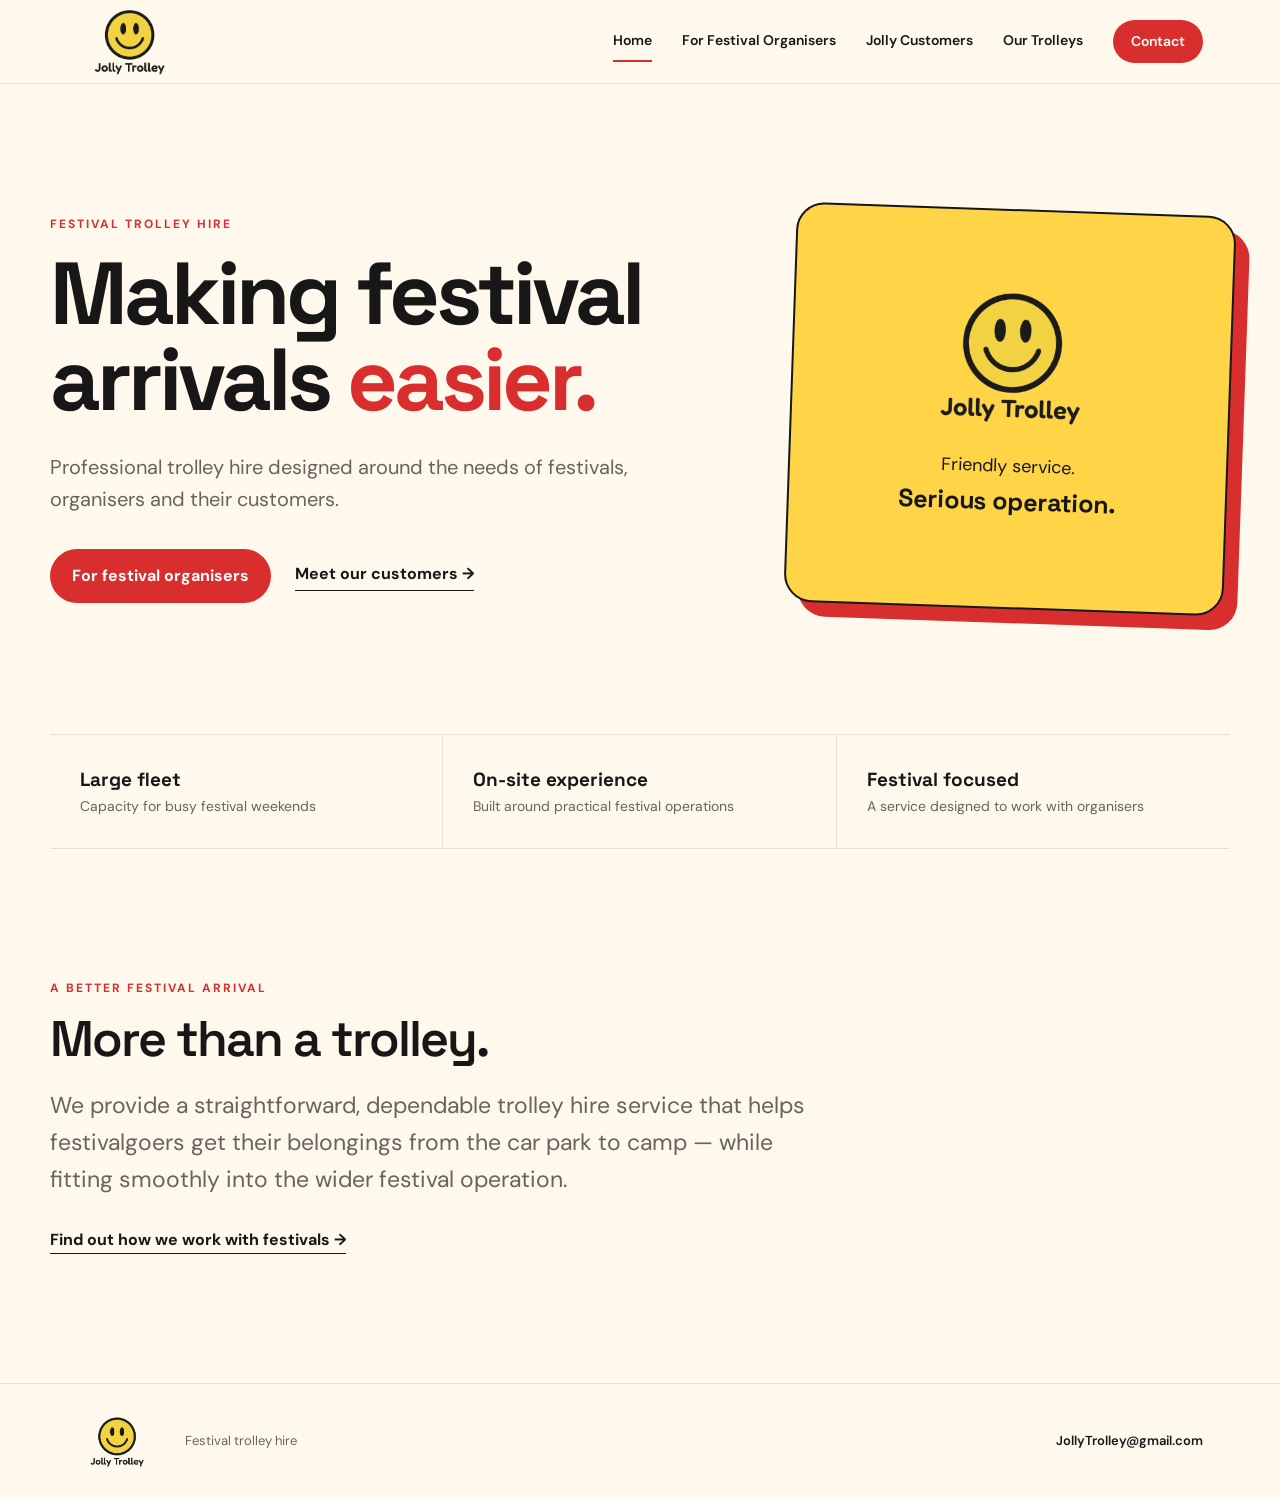
<file: index.html>
<!doctype html>
<html lang="en">
<head>
  <link rel="icon" type="image/png" href="/JT%20Web%20Logo.png">
  <meta name="google-site-verification" content="ErM37qvn5HVKWYlKUrVaav07fLZbgf8O9N01hsRwWy8" />
  <meta charset="utf-8">
  <meta name="viewport" content="width=device-width, initial-scale=1">
  <title>Jolly Trolley | Festival Trolley Hire</title>
  <meta name="description" content="Professional festival trolley hire for organisers and festivalgoers. Reliable equipment, smooth operation and a friendly service.">
  <link rel="stylesheet" href="style.css">
  <style>
    .logo-image {
      display: block;
      width: 105px;
      height: auto;
      object-fit: contain;
    }

    .brand.small .logo-image {
      width: 80px;
    }

    .hero-logo {
      width: 210px;
      height: auto;
      display: block;
      object-fit: contain;
    }
  </style>
</head>

<body>

<header>
  <a class="brand" href="index.html">
    <img class="logo-image" src="Jolly-Trolley-Logo.png" alt="Jolly Trolley">
  </a>

  <nav>
    <a class="active" href="index.html">Home</a>
    <a href="festivals.html">For Festival Organisers</a>
    <a href="experience.html">Jolly Customers</a>
    <a href="trolleys.html">Our Trolleys</a>
    <a class="nav-cta" href="contact.html">Contact</a>
  </nav>
</header>

<main>

  <section class="hero">
    <div>
      <p class="eyebrow">FESTIVAL TROLLEY HIRE</p>

      <h1>Making festival arrivals <em>easier.</em></h1>

      <p class="lead">
        Professional trolley hire designed around the needs of festivals,
        organisers and their customers.
      </p>

      <div class="actions">
        <a class="button" href="festivals.html">For festival organisers</a>
        <a class="text-link" href="experience.html">Meet our customers →</a>
      </div>
    </div>

    <div class="hero-card">
      <img class="hero-logo" src="Jolly-Trolley-Logo.png" alt="Jolly Trolley">

      <p>
        Friendly service.<br>
        <strong>Serious operation.</strong>
      </p>
    </div>
  </section>

  <section class="strip">
    <div>
      <strong>Large fleet</strong>
      <span>Capacity for busy festival weekends</span>
    </div>

    <div>
      <strong>On-site experience</strong>
      <span>Built around practical festival operations</span>
    </div>

    <div>
      <strong>Festival focused</strong>
      <span>A service designed to work with organisers</span>
    </div>
  </section>

  <section class="intro">
    <p class="eyebrow">A BETTER FESTIVAL ARRIVAL</p>

    <h2>More than a trolley.</h2>

    <p>
      We provide a straightforward, dependable trolley hire service that
      helps festivalgoers get their belongings from the car park to camp —
      while fitting smoothly into the wider festival operation.
    </p>

    <a class="text-link" href="festivals.html">
      Find out how we work with festivals →
    </a>
  </section>

</main>

<footer>
  <div class="brand small">
    <img class="logo-image" src="Jolly-Trolley-Logo.png" alt="Jolly Trolley">
  </div>

  <span>Festival trolley hire</span>

  <a href="mailto:JollyTrolley@gmail.com">JollyTrolley@gmail.com</a>
</footer>

</body>
</html>
</file>
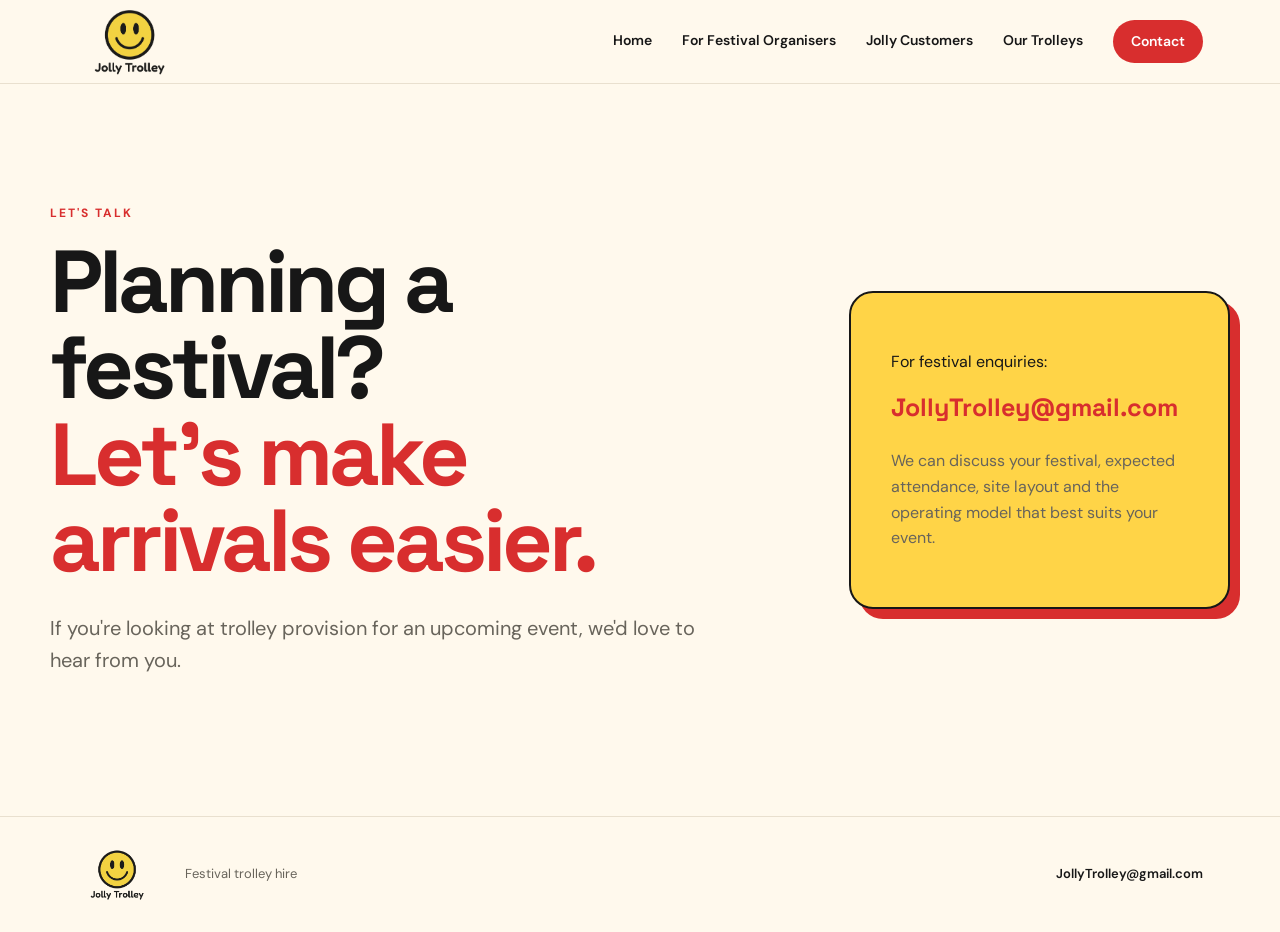
<file: contact.html>
<!doctype html>
<html lang="en">

<head>
<link rel="icon" type="image/png" href="/JT%20Web%20Logo.png">
<meta charset="utf-8">
<meta name="viewport" content="width=device-width,initial-scale=1">
<title>Contact | Jolly Trolley</title>
<link rel="stylesheet" href="style.css">
</head>

<body>

<header>

<a class="brand" href="index.html">
<img class="logo-image" src="Jolly-Trolley-Logo.png" alt="Jolly Trolley" style="width:105px;height:auto;display:block;">
</a>

<nav>
<a href="index.html">Home</a>
<a href="festivals.html">For Festival Organisers</a>
<a href="experience.html">Jolly Customers</a>
<a href="trolleys.html">Our Trolleys</a>
<a class="nav-cta active" href="contact.html">Contact</a>
</nav>

</header>


<main>

<section class="contact">

<div>

<p class="eyebrow">LET'S TALK</p>

<h1>
Planning a festival?<br>
<em>Let's make arrivals easier.</em>
</h1>

<p class="lead">
If you're looking at trolley provision for an upcoming event, we'd love to hear from you.
</p>

</div>


<div class="contact-box">

<p>For festival enquiries:</p>

<a href="mailto:JollyTrolley@gmail.com">
JollyTrolley@gmail.com
</a>

<p class="small-note">
We can discuss your festival, expected attendance, site layout and the operating model that best suits your event.
</p>

</div>

</section>

</main>


<footer>

<div class="brand small">
<img class="logo-image" src="Jolly-Trolley-Logo.png" alt="Jolly Trolley" style="width:80px;height:auto;display:block;">
</div>

<span>Festival trolley hire</span>

<a href="mailto:JollyTrolley@gmail.com">
JollyTrolley@gmail.com
</a>

</footer>

</body>
</html>
</file>
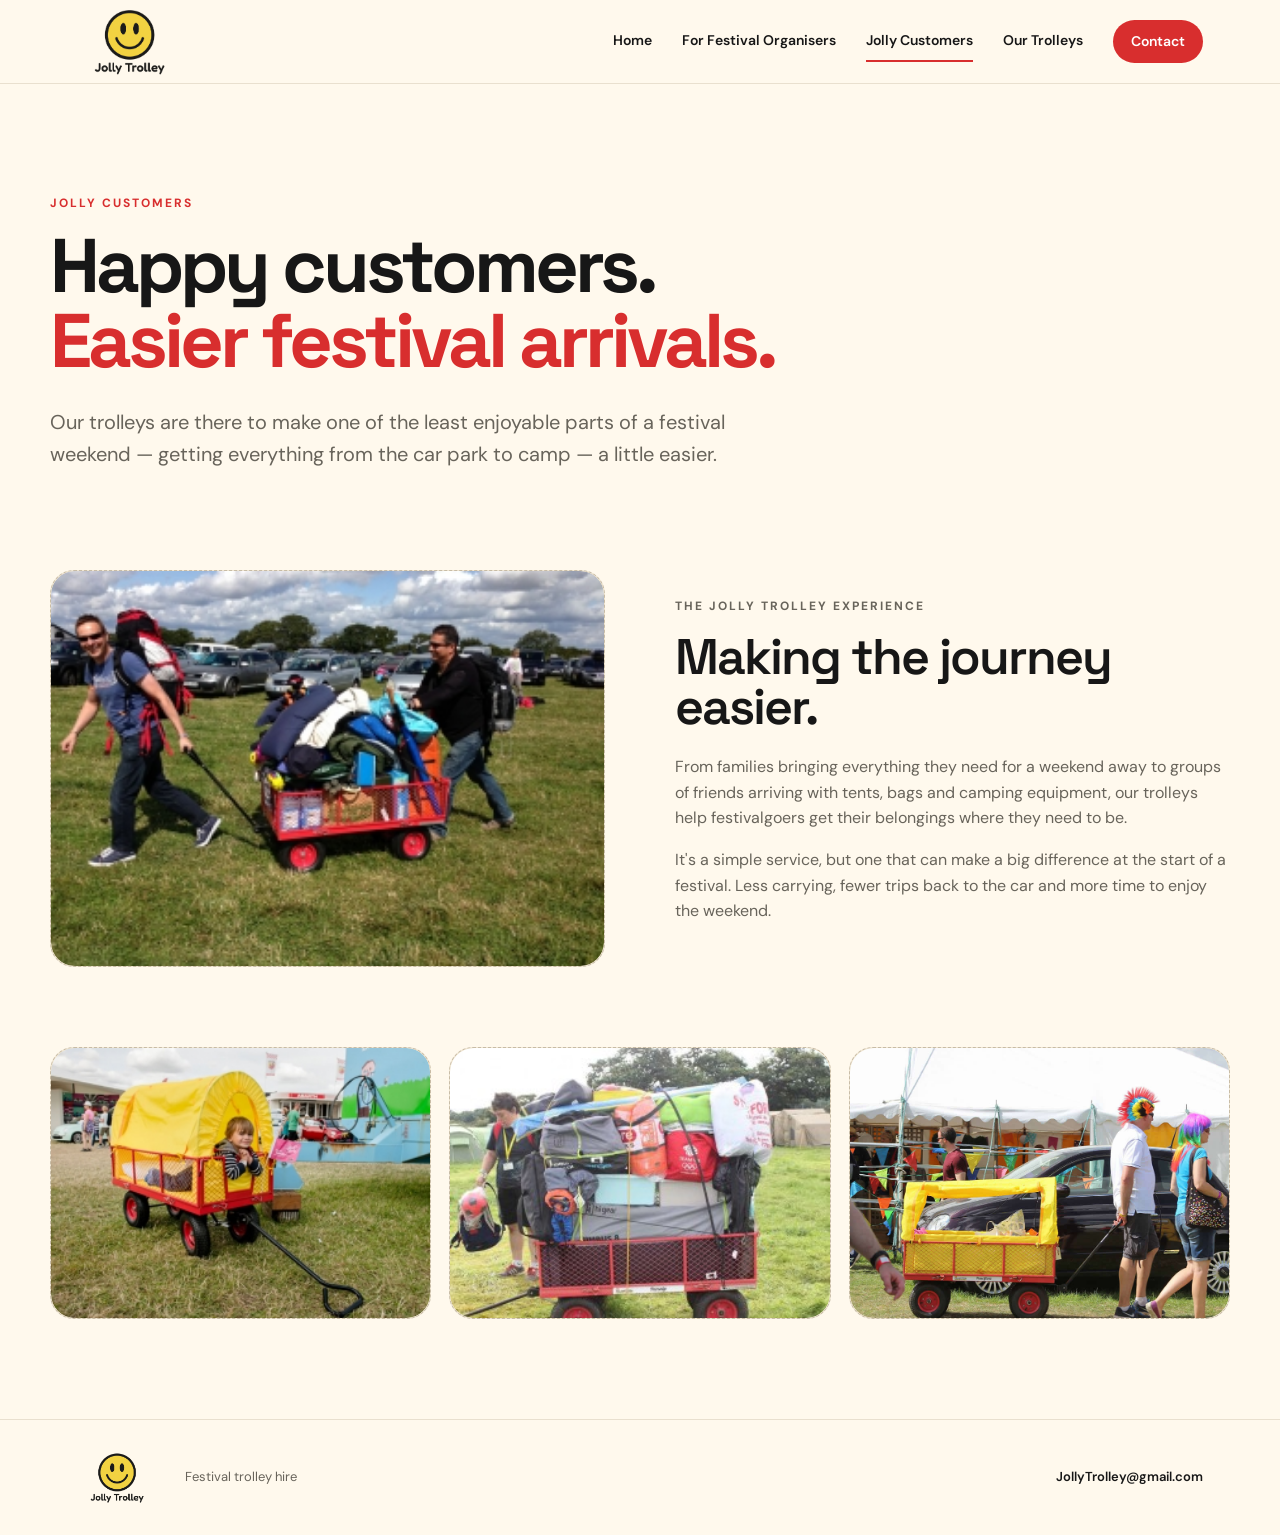
<file: experience.html>
<!doctype html>
<html lang="en">

<head>
<link rel="icon" type="image/png" href="/JT%20Web%20Logo.png">
<meta charset="utf-8">
<meta name="viewport" content="width=device-width,initial-scale=1">
<title>Jolly Customers | Jolly Trolley</title>
<link rel="stylesheet" href="style.css">

<style>
.customer-photo {
  width: 100%;
  height: 100%;
  object-fit: cover;
  display: block;
  border-radius: 24px;
}

.photo-placeholder {
  overflow: hidden;
}

.gallery .photo-placeholder {
  min-height: 220px;
}
</style>

</head>

<body>

<header>

<a class="brand" href="index.html">
<img class="logo-image" src="Jolly-Trolley-Logo.png" alt="Jolly Trolley" style="width:105px;height:auto;display:block;">
</a>

<nav>
<a href="index.html">Home</a>
<a href="festivals.html">For Festival Organisers</a>
<a class="active" href="experience.html">Jolly Customers</a>
<a href="trolleys.html">Our Trolleys</a>
<a class="nav-cta" href="contact.html">Contact</a>
</nav>

</header>


<main>

<section class="page-hero">

<p class="eyebrow">JOLLY CUSTOMERS</p>

<h1>
Happy customers.<br>
<em>Easier festival arrivals.</em>
</h1>

<p class="lead">
Our trolleys are there to make one of the least enjoyable parts of a festival weekend — getting everything from the car park to camp — a little easier.
</p>

</section>


<section class="feature">

<div class="photo-placeholder">

<img class="customer-photo" src="Customer3.jpg" alt="Jolly Trolley customer at a festival">

</div>

<div>

<p class="eyebrow">THE JOLLY TROLLEY EXPERIENCE</p>

<h2>Making the journey easier.</h2>

<p>
From families bringing everything they need for a weekend away to groups of friends arriving with tents, bags and camping equipment, our trolleys help festivalgoers get their belongings where they need to be.
</p>

<p>
It's a simple service, but one that can make a big difference at the start of a festival. Less carrying, fewer trips back to the car and more time to enjoy the weekend.
</p>

</div>

</section>


<section class="gallery">

<div class="photo-placeholder">
<img class="customer-photo" src="Customer2.jpg" alt="Jolly Trolley customer at a festival">
</div>

<div class="photo-placeholder">
<img class="customer-photo" src="Customer1.jpg" alt="Jolly Trolley customer at a festival">
</div>

<div class="photo-placeholder">
<img class="customer-photo" src="Customer4.jpg" alt="Jolly Trolley customer at a festival">
</div>

</section>


</main>


<footer>

<div class="brand small">
<img class="logo-image" src="Jolly-Trolley-Logo.png" alt="Jolly Trolley" style="width:80px;height:auto;display:block;">
</div>

<span>Festival trolley hire</span>

<a href="contact.html">JollyTrolley@gmail.com</a>

</footer>

</body>
</html>
</file>
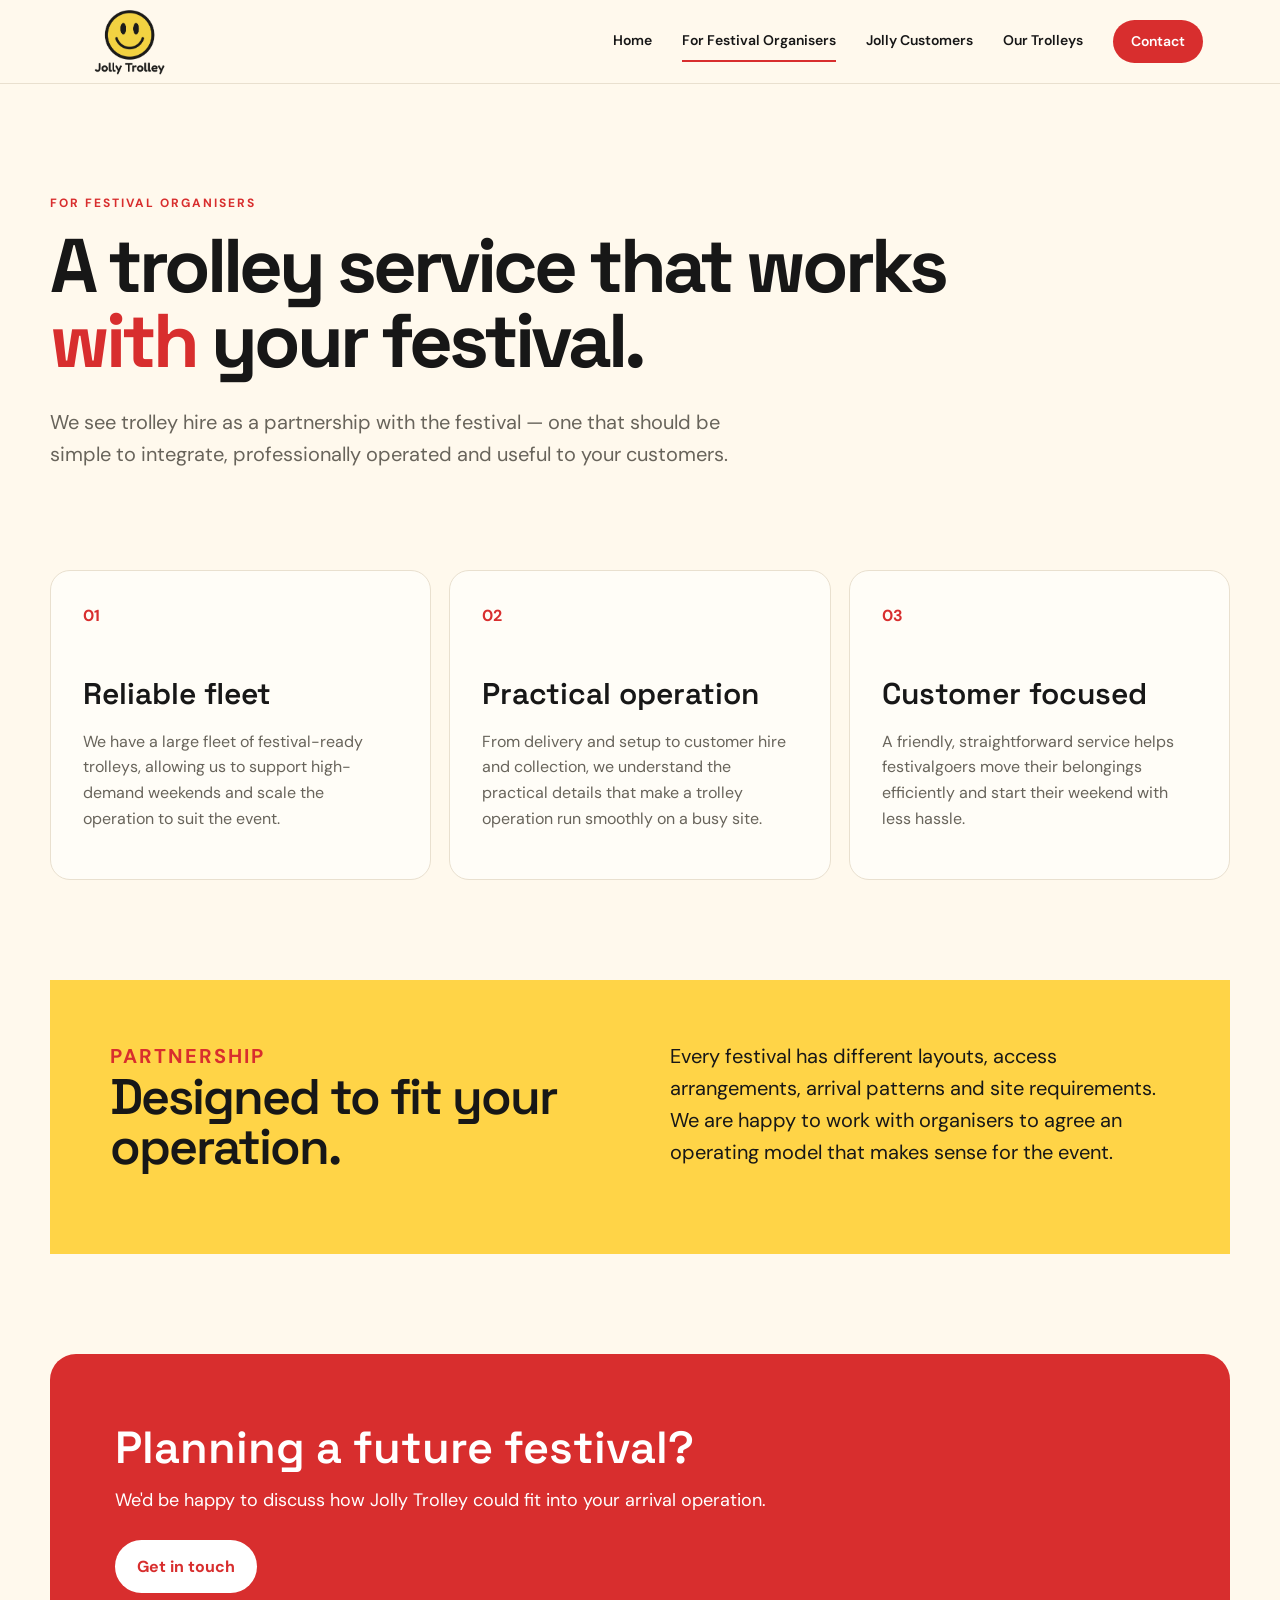
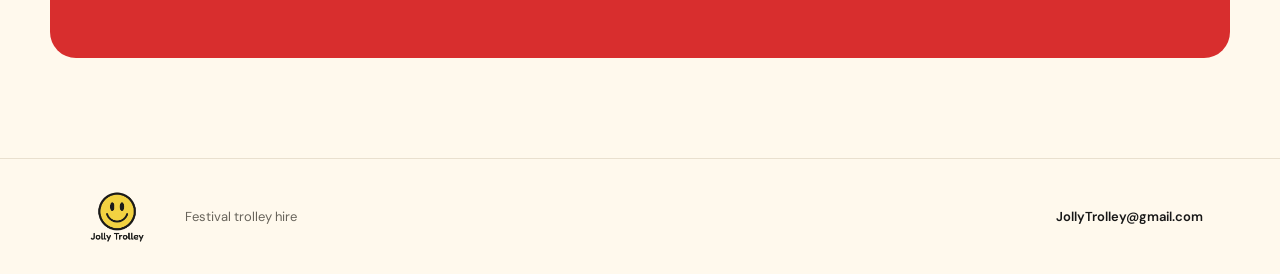
<file: festivals.html>
<!doctype html>
<html lang="en">

<head>
<link rel="icon" type="image/png" href="/JT%20Web%20Logo.png">
<meta charset="utf-8">
<meta name="viewport" content="width=device-width,initial-scale=1">
<title>For Festivals | Jolly Trolley</title>
<link rel="stylesheet" href="style.css">
</head>

<body>

<header>

<a class="brand" href="index.html">
<img class="logo-image" src="Jolly-Trolley-Logo.png" alt="Jolly Trolley" style="width:105px;height:auto;display:block;">
</a>

<nav>
<a href="index.html">Home</a>
<a class="active" href="festivals.html">For Festival Organisers</a>
<a href="experience.html">Jolly Customers</a>
<a href="trolleys.html">Our Trolleys</a>
<a class="nav-cta" href="contact.html">Contact</a>
</nav>

</header>


<main>

<section class="page-hero">

<p class="eyebrow">FOR FESTIVAL ORGANISERS</p>

<h1>
A trolley service that works <em>with</em> your festival.
</h1>

<p class="lead">
We see trolley hire as a partnership with the festival — one that should be simple to integrate, professionally operated and useful to your customers.
</p>

</section>


<section class="cards">

<article>

<span>01</span>

<h2>Reliable fleet</h2>

<p>
We have a large fleet of festival-ready trolleys, allowing us to support high-demand weekends and scale the operation to suit the event.
</p>

</article>


<article>

<span>02</span>

<h2>Practical operation</h2>

<p>
From delivery and setup to customer hire and collection, we understand the practical details that make a trolley operation run smoothly on a busy site.
</p>

</article>


<article>

<span>03</span>

<h2>Customer focused</h2>

<p>
A friendly, straightforward service helps festivalgoers move their belongings efficiently and start their weekend with less hassle.
</p>

</article>

</section>


<section class="partnership">

<div>

<p class="eyebrow">PARTNERSHIP</p>

<h2>Designed to fit your operation.</h2>

</div>

<p>
Every festival has different layouts, access arrangements, arrival patterns and site requirements. We are happy to work with organisers to agree an operating model that makes sense for the event.
</p>

</section>


<section class="cta-band">

<h2>Planning a future festival?</h2>

<p>
We'd be happy to discuss how Jolly Trolley could fit into your arrival operation.
</p>

<a class="button" href="contact.html">Get in touch</a>

</section>

</main>


<footer>

<div class="brand small">
<img class="logo-image" src="Jolly-Trolley-Logo.png" alt="Jolly Trolley" style="width:80px;height:auto;display:block;">
</div>

<span>Festival trolley hire</span>

<a href="contact.html">JollyTrolley@gmail.com</a>

</footer>

</body>
</html>
</file>
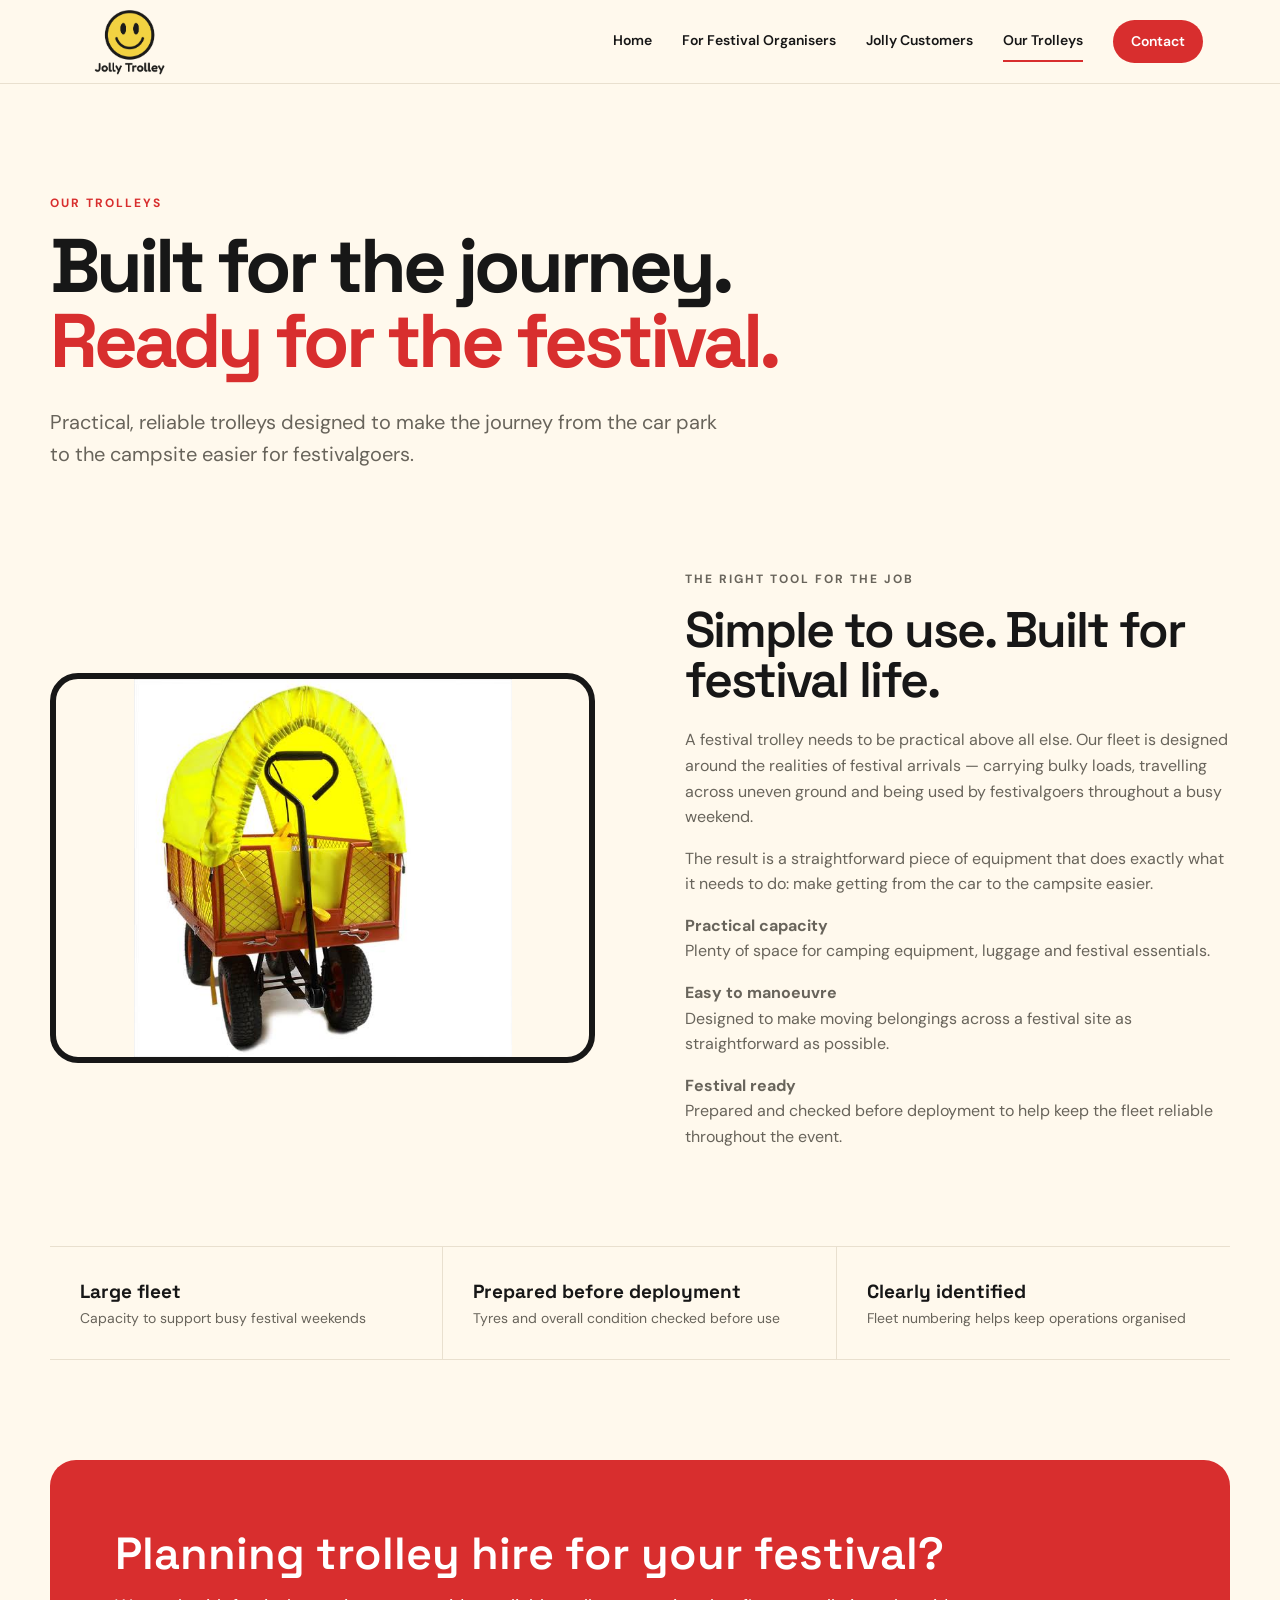
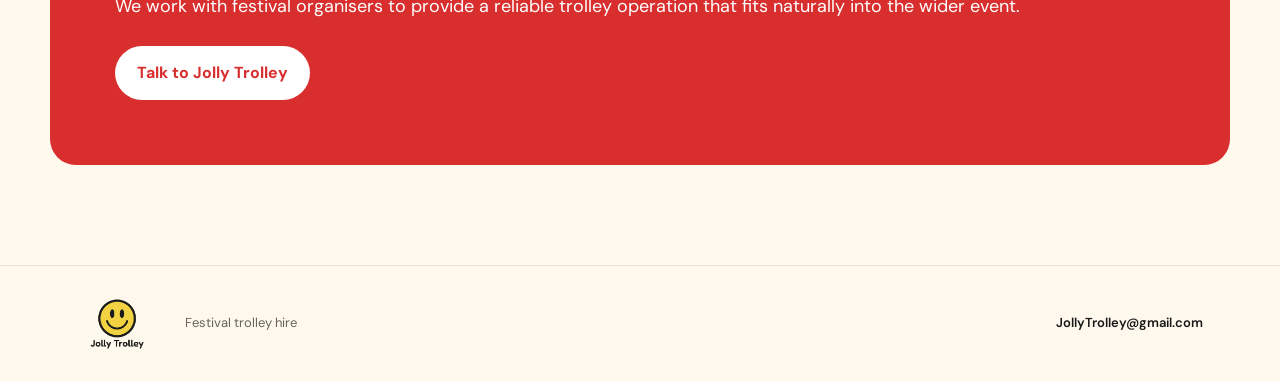
<file: trolleys.html>
<!doctype html>
<html lang="en">

<head>
<link rel="icon" type="image/png" href="/JT%20Web%20Logo.png">
<meta charset="utf-8">
<meta name="viewport" content="width=device-width,initial-scale=1">
<title>Our Trolleys | Jolly Trolley</title>
<link rel="stylesheet" href="style.css">

<style>
.trolley-photo {
  height:390px;
  background:transparent;
  border:6px solid var(--ink);
  border-radius:28px;
  display:flex;
  align-items:center;
  justify-content:center;
  overflow:hidden;
  box-shadow:none;
}

.trolley-photo img {
  width:100%;
  height:100%;
  object-fit:contain;
  display:block;
}
</style>

</head>

<body>

<header>

<a class="brand" href="index.html">
<img class="logo-image" src="Jolly-Trolley-Logo.png" alt="Jolly Trolley" style="width:105px;height:auto;display:block;">
</a>

<nav>
<a href="index.html">Home</a>
<a href="festivals.html">For Festival Organisers</a>
<a href="experience.html">Jolly Customers</a>
<a class="active" href="trolleys.html">Our Trolleys</a>
<a class="nav-cta" href="contact.html">Contact</a>
</nav>

</header>


<main>

<section class="page-hero">

<p class="eyebrow">OUR TROLLEYS</p>

<h1>
Built for the journey.<br>
<em>Ready for the festival.</em>
</h1>

<p class="lead">
Practical, reliable trolleys designed to make the journey from the car park to the campsite easier for festivalgoers.
</p>

</section>


<section class="trolley-show">

<div class="trolley-photo">
<img src="AG-Trolley-2.jpg" alt="Jolly Trolley festival trolley">
</div>


<div>

<p class="eyebrow">THE RIGHT TOOL FOR THE JOB</p>

<h2>Simple to use. Built for festival life.</h2>

<p>
A festival trolley needs to be practical above all else. Our fleet is designed around the realities of festival arrivals — carrying bulky loads, travelling across uneven ground and being used by festivalgoers throughout a busy weekend.
</p>

<p>
The result is a straightforward piece of equipment that does exactly what it needs to do: make getting from the car to the campsite easier.
</p>

<p>
<strong>Practical capacity</strong><br>
Plenty of space for camping equipment, luggage and festival essentials.
</p>

<p>
<strong>Easy to manoeuvre</strong><br>
Designed to make moving belongings across a festival site as straightforward as possible.
</p>

<p>
<strong>Festival ready</strong><br>
Prepared and checked before deployment to help keep the fleet reliable throughout the event.
</p>

</div>

</section>


<section class="specs">

<div>
<strong>Large fleet</strong>
<span>Capacity to support busy festival weekends</span>
</div>

<div>
<strong>Prepared before deployment</strong>
<span>Tyres and overall condition checked before use</span>
</div>

<div>
<strong>Clearly identified</strong>
<span>Fleet numbering helps keep operations organised</span>
</div>

</section>


<section class="cta-band">

<h2>Planning trolley hire for your festival?</h2>

<p>
We work with festival organisers to provide a reliable trolley operation that fits naturally into the wider event.
</p>

<a class="button" href="contact.html">Talk to Jolly Trolley</a>

</section>

</main>


<footer>

<div class="brand small">
<img class="logo-image" src="Jolly-Trolley-Logo.png" alt="Jolly Trolley" style="width:80px;height:auto;display:block;">
</div>

<span>Festival trolley hire</span>

<a href="mailto:JollyTrolley@gmail.com">JollyTrolley@gmail.com</a>

</footer>

</body>
</html>
</file>
<file: style.css>
@import url('https://fonts.googleapis.com/css2?family=DM+Sans:wght@400;500;600;700&family=Space+Grotesk:wght@500;600;700&display=swap');

:root{
  --red:#d82e2e;
  --yellow:#ffd447;
  --cream:#fff9ed;
  --ink:#171717;
  --muted:#68645b;
  --line:#e9e0cf
}

*{
  box-sizing:border-box
}

html{
  scroll-behavior:smooth
}

body{
  margin:0;
  background:var(--cream);
  color:var(--ink);
  font-family:'DM Sans',sans-serif;
  line-height:1.6
}

a{
  color:inherit;
  text-decoration:none
}

/* LOGO */

.logo-image{
  display:block;
  width:105px;
  height:auto;
  object-fit:contain
}

.brand.small .logo-image{
  width:80px
}

/* HEADER */

header{
  height:84px;
  padding:0 6vw;
  display:flex;
  align-items:center;
  justify-content:space-between;
  border-bottom:1px solid var(--line);
  background:rgba(255,249,237,.96);
  position:sticky;
  top:0;
  z-index:10
}

.brand{
  display:flex;
  align-items:center;
  gap:10px;
  font-family:'Space Grotesk';
  font-size:15px;
  line-height:.9;
  letter-spacing:-.5px
}

.brand b{
  font-weight:700
}

.smiley{
  width:43px;
  height:43px;
  border-radius:50%;
  background:var(--yellow);
  border:3px solid var(--ink);
  display:grid;
  place-items:center;
  font-size:27px;
  font-family:Arial;
  font-weight:bold
}

.small .smiley{
  width:32px;
  height:32px;
  font-size:20px;
  border-width:2px
}

/* NAVIGATION */

nav{
  display:flex;
  align-items:center;
  gap:30px;
  font-size:14px;
  font-weight:600
}

nav a{
  padding:8px 0;
  border-bottom:2px solid transparent
}

nav a:hover,
nav .active{
  border-color:var(--red)
}

.nav-cta{
  background:var(--red);
  color:white;
  padding:10px 18px;
  border-radius:999px;
  border:0
}

.nav-cta:hover{
  background:var(--ink);
  border:0
}

/* MAIN LAYOUT */

.hero,
.page-hero,
.intro,
.cards,
.partnership,
.feature,
.gallery,
.trolley-show,
.specs,
.contact,
.strip,
.cta-band{
  max-width:1180px;
  margin:auto
}

/* HOMEPAGE HERO */

.hero{
  min-height:650px;
  padding:100px 0;
  display:grid;
  grid-template-columns:1.2fr .8fr;
  gap:80px;
  align-items:center
}

.eyebrow{
  font-size:12px;
  font-weight:700;
  letter-spacing:2px;
  color:var(--red);
  margin:0 0 16px
}

.hero h1,
.page-hero h1,
.contact h1{
  font-family:'Space Grotesk';
  font-size:clamp(52px,7vw,88px);
  line-height:.98;
  letter-spacing:-4px;
  margin:0 0 28px;
  max-width:850px
}

.hero h1 em,
.page-hero h1 em,
.contact h1 em{
  font-style:normal;
  color:var(--red)
}

.lead{
  font-size:20px;
  max-width:680px;
  color:var(--muted)
}

.actions{
  display:flex;
  align-items:center;
  gap:24px;
  margin-top:34px
}

.button{
  display:inline-block;
  background:var(--red);
  color:white;
  padding:14px 22px;
  border-radius:999px;
  font-weight:700
}

.button:hover{
  background:var(--ink)
}

.text-link{
  font-weight:700;
  border-bottom:1px solid var(--ink);
  padding-bottom:3px
}

/* HERO CARD */

.hero-card{
  min-height:400px;
  border:2px solid var(--ink);
  border-radius:28px;
  background:var(--yellow);
  display:flex;
  flex-direction:column;
  align-items:center;
  justify-content:center;
  transform:rotate(2deg);
  box-shadow:14px 14px 0 var(--red)
}

.sun{
  width:190px;
  height:190px;
  border:7px solid var(--ink);
  border-radius:50%;
  display:grid;
  place-items:center;
  font:130px Arial;
  background:#ffe878
}

.hero-card p{
  text-align:center;
  font-size:18px
}

.hero-card strong{
  font-family:'Space Grotesk';
  font-size:25px
}

/* THREE COLUMN STRIP */

.strip{
  display:grid;
  grid-template-columns:repeat(3,1fr);
  border-top:1px solid var(--line);
  border-bottom:1px solid var(--line)
}

.strip div,
.specs div{
  padding:30px;
  border-right:1px solid var(--line)
}

.strip div:last-child,
.specs div:last-child{
  border:0
}

.strip strong,
.strip span,
.specs strong,
.specs span{
  display:block
}

.strip strong,
.specs strong{
  font-family:'Space Grotesk';
  font-size:19px
}

.strip span,
.specs span{
  color:var(--muted);
  font-size:14px
}

/* INTRO */

.intro{
  padding:130px 0
}

.intro h2,
.partnership h2,
.feature h2,
.trolley-show h2{
  font:600 50px/1 'Space Grotesk';
  letter-spacing:-2px;
  margin:0 0 22px
}

.intro>p:not(.eyebrow){
  font-size:23px;
  max-width:760px;
  color:var(--muted);
  margin-bottom:30px
}

/* PAGE HERO */

.page-hero{
  padding:110px 0 80px
}

.page-hero h1{
  font-size:clamp(48px,6.5vw,76px);
  max-width:1000px
}

/* CARDS */

.cards{
  display:grid;
  grid-template-columns:repeat(3,1fr);
  gap:18px;
  padding-bottom:100px
}

.cards article{
  border:1px solid var(--line);
  border-radius:20px;
  padding:32px;
  background:#fffdf7
}

.cards span{
  color:var(--red);
  font-weight:700
}

.cards h2{
  font:600 30px 'Space Grotesk';
  margin:45px 0 12px
}

.cards p,
.feature p,
.trolley-show p{
  color:var(--muted)
}

/* PARTNERSHIP */

.partnership{
  background:var(--yellow);
  padding:60px;
  display:grid;
  grid-template-columns:1fr 1fr;
  gap:60px;
  margin-bottom:100px
}

.partnership p{
  font-size:20px;
  margin:0
}

/* CTA BAND */

.cta-band{
  margin-bottom:100px;
  padding:65px;
  background:var(--red);
  color:white;
  border-radius:26px
}

.cta-band h2{
  font:600 45px 'Space Grotesk';
  margin:0
}

.cta-band p{
  font-size:18px;
  margin:10px 0 25px
}

.cta-band .button{
  background:white;
  color:var(--red)
}

/* FEATURE */

.feature{
  display:grid;
  grid-template-columns:1fr 1fr;
  gap:70px;
  align-items:center;
  padding-bottom:80px
}

.photo-placeholder{
  min-height:350px;
  border-radius:24px;
  background:#efe5d1;
  border:1px dashed #c8bca6;
  display:grid;
  place-items:center;
  text-align:center;
  color:#8c826f;
  font-weight:700
}

.photo-placeholder small{
  font-weight:400
}

/* GALLERY */

.gallery{
  display:grid;
  grid-template-columns:repeat(3,1fr);
  gap:18px;
  padding-bottom:100px
}

.gallery .photo-placeholder{
  min-height:220px
}

/* TROLLEY */

.trolley-show{
  display:grid;
  grid-template-columns:1fr 1fr;
  gap:90px;
  align-items:center;
  padding-bottom:80px
}

.trolley-illustration{
  height:390px;
  position:relative;
  background:var(--yellow);
  border:2px solid var(--ink);
  border-radius:28px
}

.handle{
  position:absolute;
  width:220px;
  height:100px;
  border:14px solid var(--ink);
  border-bottom:0;
  border-radius:80px 80px 0 0;
  left:95px;
  top:55px
}

.bed{
  position:absolute;
  width:340px;
  height:150px;
  border:9px solid var(--ink);
  border-radius:10px;
  left:45px;
  top:145px;
  transform:skew(-8deg)
}

.wheel{
  position:absolute;
  width:62px;
  height:62px;
  border-radius:50%;
  background:var(--ink);
  bottom:45px
}

.w1{
  left:70px
}

.w2{
  right:70px
}

/* SPECS */

.specs{
  display:grid;
  grid-template-columns:repeat(3,1fr);
  border-top:1px solid var(--line);
  border-bottom:1px solid var(--line);
  margin-bottom:100px
}

/* CONTACT */

.contact{
  min-height:650px;
  padding:120px 0;
  display:grid;
  grid-template-columns:1.3fr .7fr;
  gap:90px;
  align-items:center
}

.contact-box{
  background:var(--yellow);
  border:2px solid var(--ink);
  border-radius:24px;
  padding:40px;
  box-shadow:10px 10px 0 var(--red)
}

.contact-box>a{
  font:700 25px 'Space Grotesk';
  color:var(--red);
  word-break:break-word
}

.small-note{
  color:var(--muted);
  margin-top:25px
}

/* FOOTER */

footer{
  border-top:1px solid var(--line);
  padding:28px 6vw;
  display:flex;
  align-items:center;
  gap:28px;
  color:var(--muted);
  font-size:13px
}

footer .brand{
  color:var(--ink)
}

footer a{
  margin-left:auto;
  color:var(--ink);
  font-weight:600
}

/* MOBILE */

@media(max-width:800px){

  header{
    height:auto;
    padding:18px 5vw;
    align-items:flex-start
  }

  nav{
    gap:12px;
    flex-wrap:wrap;
    justify-content:flex-end;
    font-size:12px
  }

  .hero,
  .feature,
  .trolley-show,
  .contact,
  .partnership{
    grid-template-columns:1fr;
    gap:40px
  }

  .hero{
    padding:70px 5vw
  }

  .page-hero,
  .intro,
  .cards,
  .feature,
  .gallery,
  .trolley-show,
  .specs,
  .contact,
  .partnership,
  .cta-band{
    margin-left:5vw;
    margin-right:5vw
  }

  .strip,
  .cards,
  .gallery,
  .specs{
    grid-template-columns:1fr
  }

  .strip div,
  .specs div{
    border-right:0;
    border-bottom:1px solid var(--line)
  }

  .hero h1,
  .page-hero h1,
  .contact h1{
    letter-spacing:-2.5px
  }

  .intro{
    padding:80px 0
  }

  .partnership{
    padding:35px
  }

  .trolley-illustration{
    height:300px
  }

  .bed{
    width:250px;
    left:30px
  }

  .handle{
    left:65px
  }

  .contact{
    padding:80px 0
  }

  footer{
    flex-wrap:wrap
  }

  footer a{
    margin-left:0;
    width:100%
  }

}
</file>
